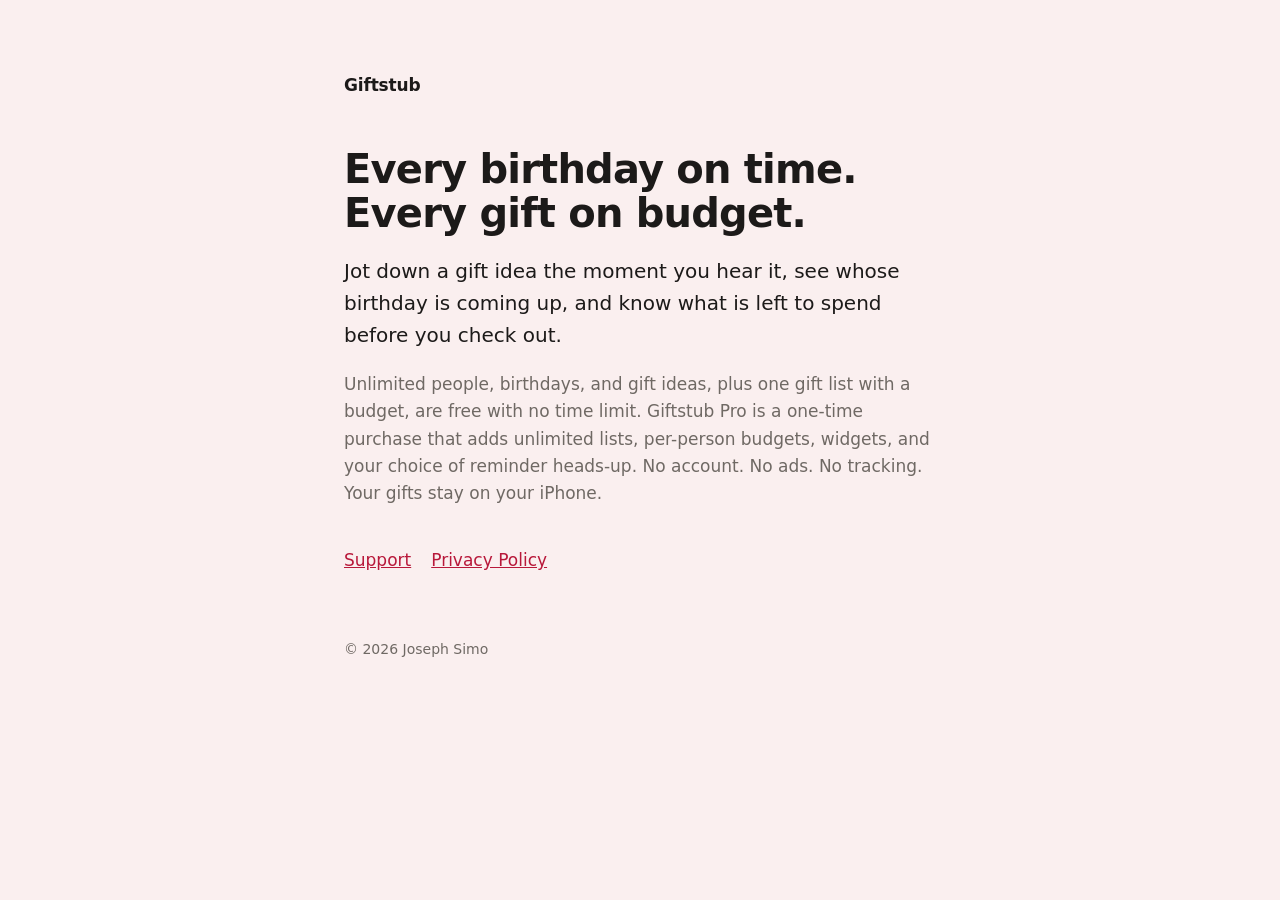
<file: index.html>
<!doctype html>
<html lang="en"><head><meta charset="utf-8"><meta name="viewport" content="width=device-width,initial-scale=1">
<title>Giftstub: Gift list and budget</title>
<meta name="description" content="Giftstub keeps your gift ideas, birthdays, and holiday budget in one place. No account, no ads, no tracking.">
<link rel="apple-touch-icon" href="./apple-touch-icon.png">
<link rel="stylesheet" href="./style.css"></head>
<body><main>
<header><a href="./">Giftstub</a></header>
<h1>Every birthday on time. Every gift on budget.</h1>
<p class="lead">Jot down a gift idea the moment you hear it, see whose birthday is coming up, and know what is left to spend before you check out.</p>
<p>Unlimited people, birthdays, and gift ideas, plus one gift list with a budget, are free with no time limit. Giftstub Pro is a one-time purchase that adds unlimited lists, per-person budgets, widgets, and your choice of reminder heads-up. No account. No ads. No tracking. Your gifts stay on your iPhone.</p>
<nav><a href="support/">Support</a><a href="privacy/">Privacy Policy</a></nav>
<footer>&copy; 2026 Joseph Simo</footer>
</main></body></html>
</file>
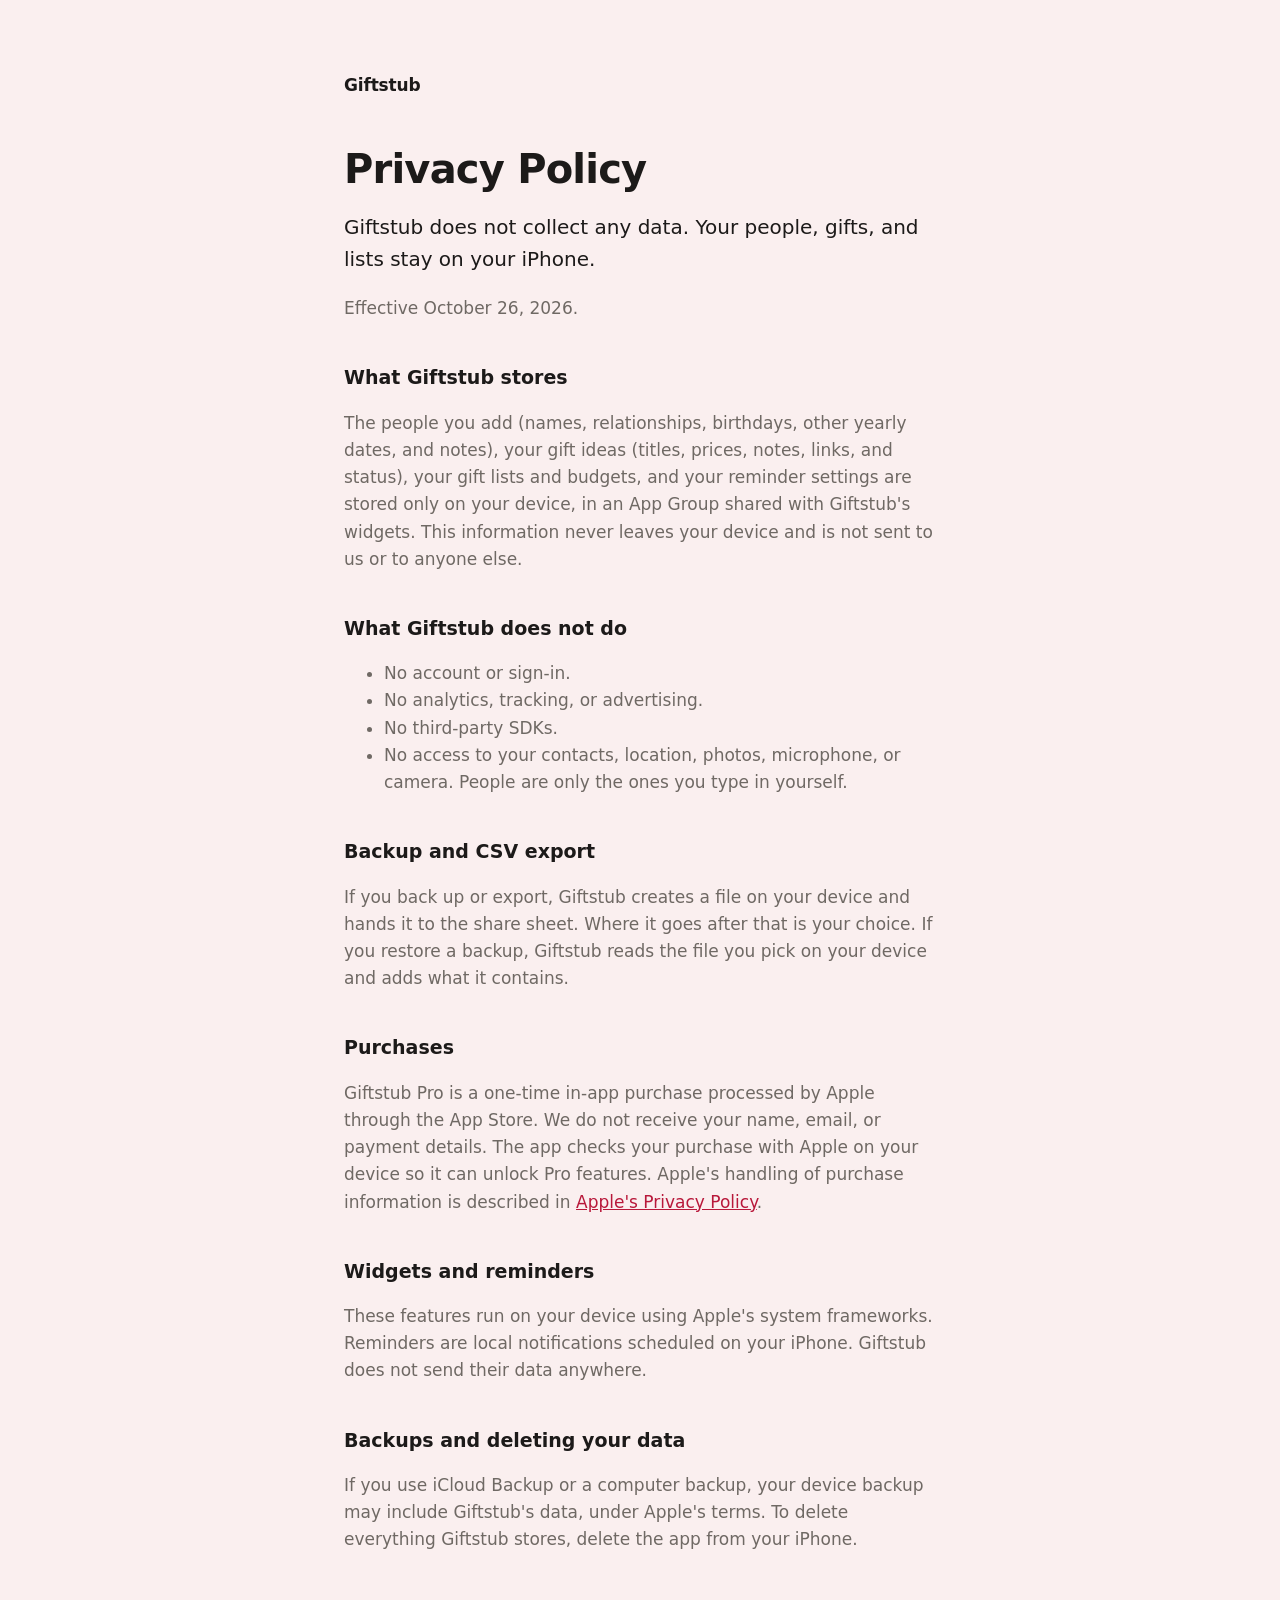
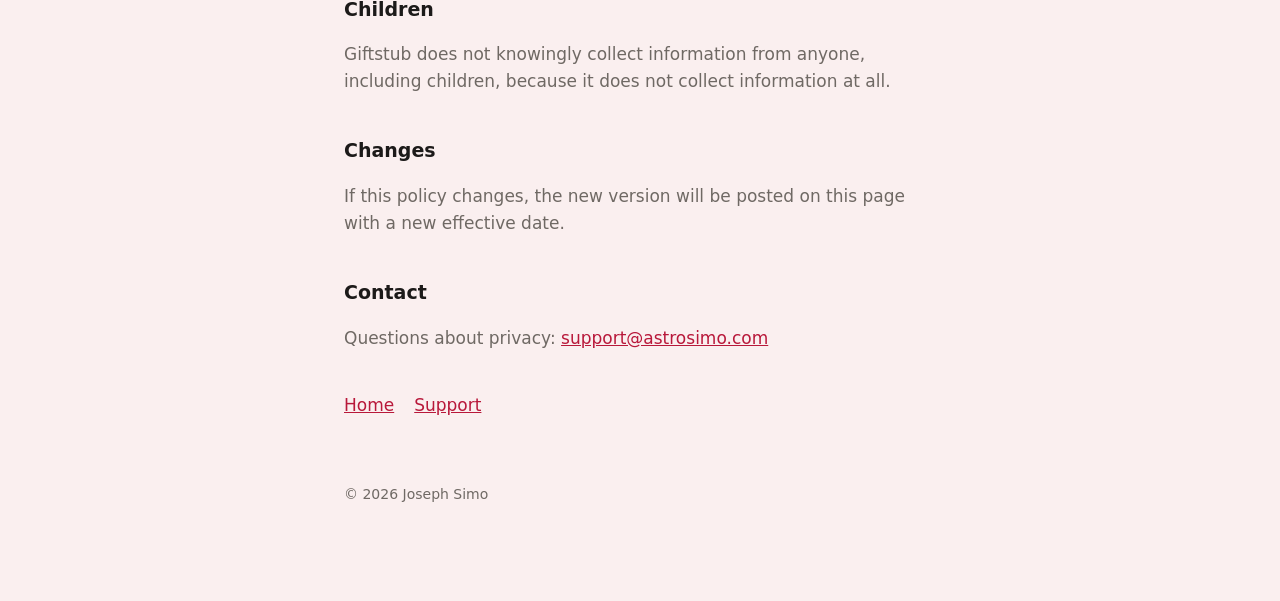
<file: privacy/index.html>
<!doctype html>
<html lang="en"><head><meta charset="utf-8"><meta name="viewport" content="width=device-width,initial-scale=1">
<title>Privacy Policy | Giftstub</title>
<meta name="description" content="Giftstub does not collect any data. Your gift lists stay on your device.">
<link rel="apple-touch-icon" href="../apple-touch-icon.png">
<link rel="stylesheet" href="../style.css"></head>
<body><main>
<header><a href="../">Giftstub</a></header>
<h1>Privacy Policy</h1>
<p class="lead">Giftstub does not collect any data. Your people, gifts, and lists stay on your iPhone.</p>
<p>Effective October 26, 2026.</p>

<h2>What Giftstub stores</h2>
<p>The people you add (names, relationships, birthdays, other yearly dates, and notes), your gift ideas (titles, prices, notes, links, and status), your gift lists and budgets, and your reminder settings are stored only on your device, in an App Group shared with Giftstub's widgets. This information never leaves your device and is not sent to us or to anyone else.</p>

<h2>What Giftstub does not do</h2>
<ul>
<li>No account or sign-in.</li>
<li>No analytics, tracking, or advertising.</li>
<li>No third-party SDKs.</li>
<li>No access to your contacts, location, photos, microphone, or camera. People are only the ones you type in yourself.</li>
</ul>

<h2>Backup and CSV export</h2>
<p>If you back up or export, Giftstub creates a file on your device and hands it to the share sheet. Where it goes after that is your choice. If you restore a backup, Giftstub reads the file you pick on your device and adds what it contains.</p>

<h2>Purchases</h2>
<p>Giftstub Pro is a one-time in-app purchase processed by Apple through the App Store. We do not receive your name, email, or payment details. The app checks your purchase with Apple on your device so it can unlock Pro features. Apple's handling of purchase information is described in <a href="https://www.apple.com/legal/privacy/">Apple's Privacy Policy</a>.</p>

<h2>Widgets and reminders</h2>
<p>These features run on your device using Apple's system frameworks. Reminders are local notifications scheduled on your iPhone. Giftstub does not send their data anywhere.</p>

<h2>Backups and deleting your data</h2>
<p>If you use iCloud Backup or a computer backup, your device backup may include Giftstub's data, under Apple's terms. To delete everything Giftstub stores, delete the app from your iPhone.</p>

<h2>Children</h2>
<p>Giftstub does not knowingly collect information from anyone, including children, because it does not collect information at all.</p>

<h2>Changes</h2>
<p>If this policy changes, the new version will be posted on this page with a new effective date.</p>

<h2>Contact</h2>
<p>Questions about privacy: <a href="mailto:support@astrosimo.com">support@astrosimo.com</a></p>
<nav><a href="../">Home</a><a href="../support/">Support</a></nav>
<footer>&copy; 2026 Joseph Simo</footer>
</main></body></html>
</file>
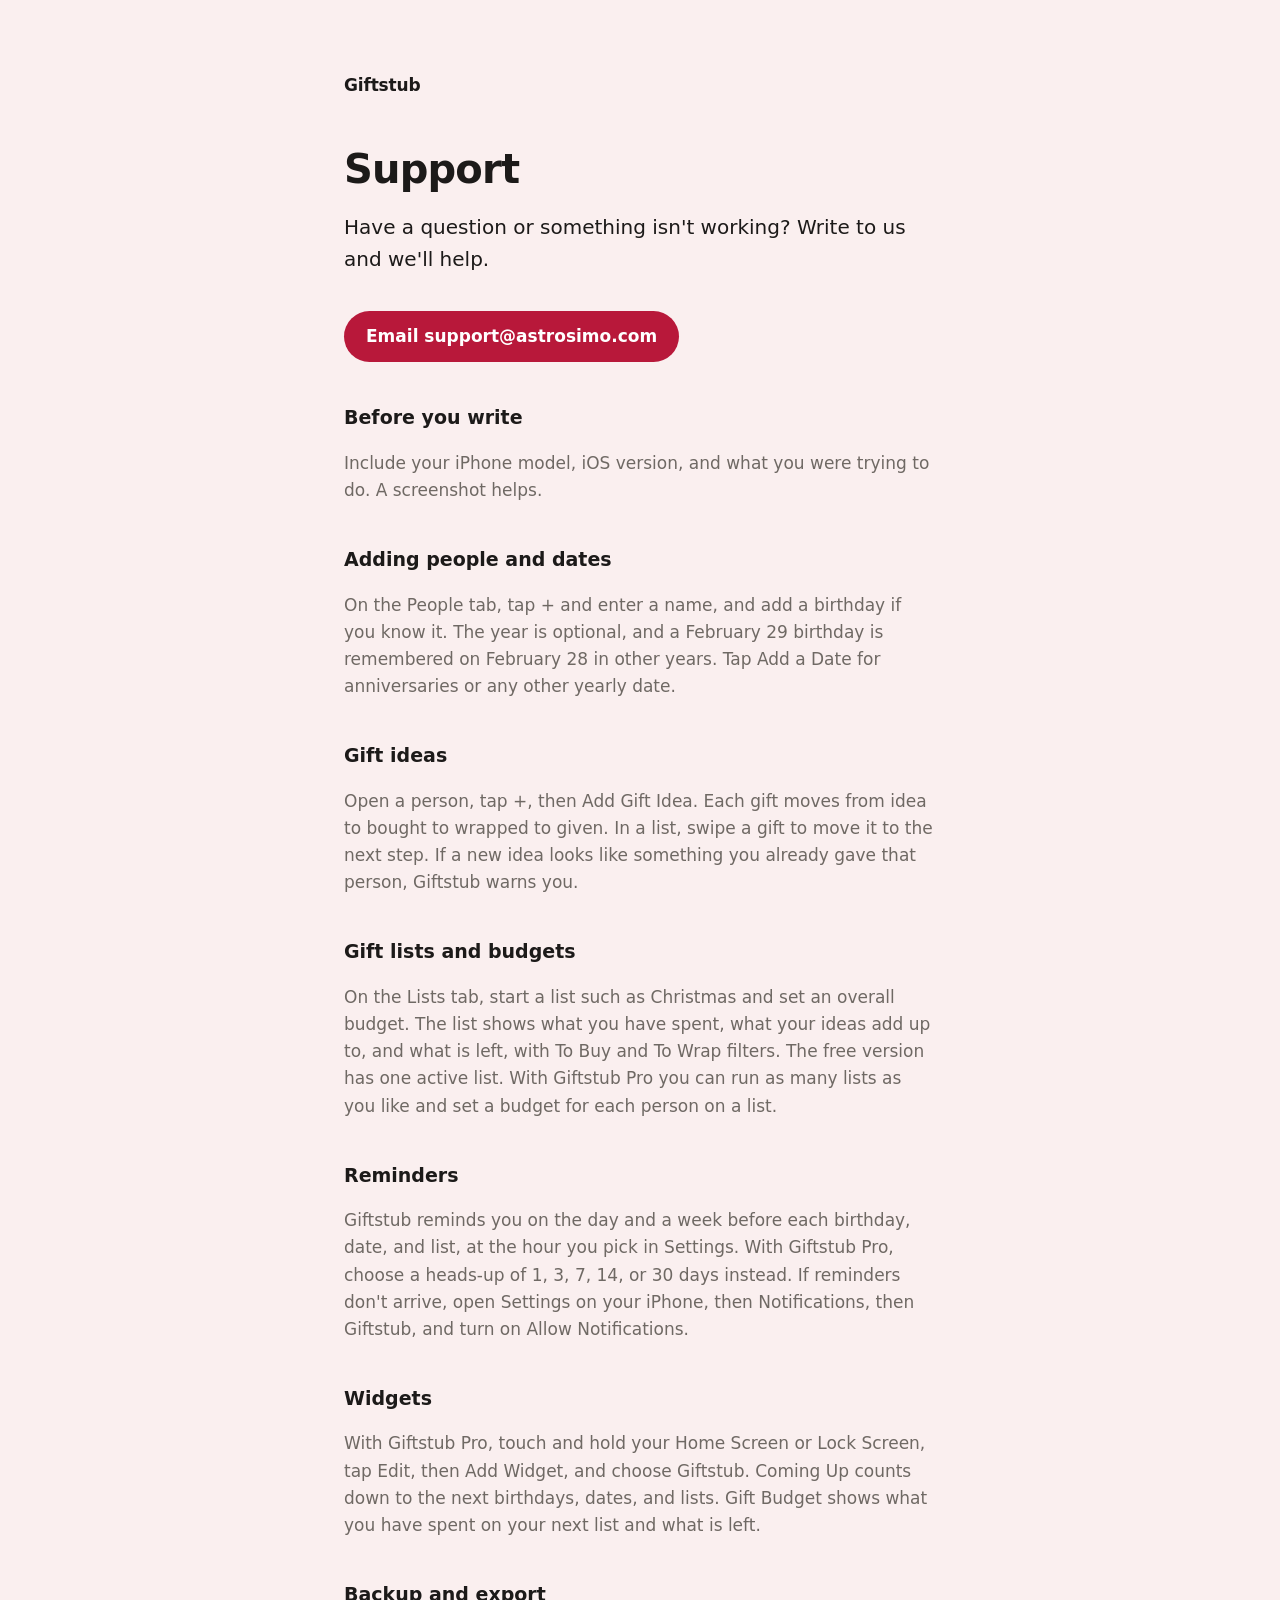
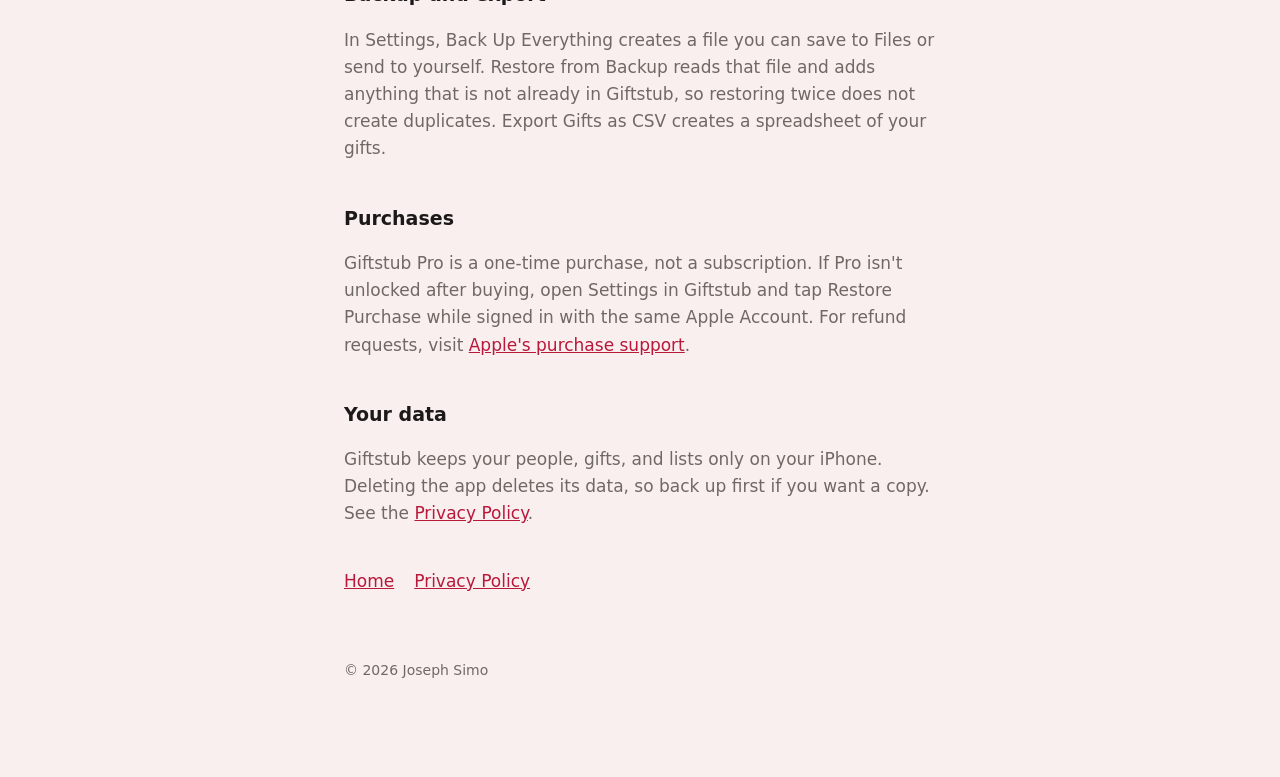
<file: support/index.html>
<!doctype html>
<html lang="en"><head><meta charset="utf-8"><meta name="viewport" content="width=device-width,initial-scale=1">
<title>Support | Giftstub</title>
<meta name="description" content="Help with Giftstub, the gift list, birthday, and budget planner.">
<link rel="apple-touch-icon" href="../apple-touch-icon.png">
<link rel="stylesheet" href="../style.css"></head>
<body><main>
<header><a href="../">Giftstub</a></header>
<h1>Support</h1>
<p class="lead">Have a question or something isn't working? Write to us and we'll help.</p>
<a class="button" href="mailto:support@astrosimo.com?subject=Giftstub%20support">Email support@astrosimo.com</a>

<h2>Before you write</h2>
<p>Include your iPhone model, iOS version, and what you were trying to do. A screenshot helps.</p>

<h2>Adding people and dates</h2>
<p>On the People tab, tap + and enter a name, and add a birthday if you know it. The year is optional, and a February 29 birthday is remembered on February 28 in other years. Tap Add a Date for anniversaries or any other yearly date.</p>

<h2>Gift ideas</h2>
<p>Open a person, tap +, then Add Gift Idea. Each gift moves from idea to bought to wrapped to given. In a list, swipe a gift to move it to the next step. If a new idea looks like something you already gave that person, Giftstub warns you.</p>

<h2>Gift lists and budgets</h2>
<p>On the Lists tab, start a list such as Christmas and set an overall budget. The list shows what you have spent, what your ideas add up to, and what is left, with To Buy and To Wrap filters. The free version has one active list. With Giftstub Pro you can run as many lists as you like and set a budget for each person on a list.</p>

<h2>Reminders</h2>
<p>Giftstub reminds you on the day and a week before each birthday, date, and list, at the hour you pick in Settings. With Giftstub Pro, choose a heads-up of 1, 3, 7, 14, or 30 days instead. If reminders don't arrive, open Settings on your iPhone, then Notifications, then Giftstub, and turn on Allow Notifications.</p>

<h2>Widgets</h2>
<p>With Giftstub Pro, touch and hold your Home Screen or Lock Screen, tap Edit, then Add Widget, and choose Giftstub. Coming Up counts down to the next birthdays, dates, and lists. Gift Budget shows what you have spent on your next list and what is left.</p>

<h2>Backup and export</h2>
<p>In Settings, Back Up Everything creates a file you can save to Files or send to yourself. Restore from Backup reads that file and adds anything that is not already in Giftstub, so restoring twice does not create duplicates. Export Gifts as CSV creates a spreadsheet of your gifts.</p>

<h2>Purchases</h2>
<p>Giftstub Pro is a one-time purchase, not a subscription. If Pro isn't unlocked after buying, open Settings in Giftstub and tap Restore Purchase while signed in with the same Apple Account. For refund requests, visit <a href="https://reportaproblem.apple.com">Apple's purchase support</a>.</p>

<h2>Your data</h2>
<p>Giftstub keeps your people, gifts, and lists only on your iPhone. Deleting the app deletes its data, so back up first if you want a copy. See the <a href="../privacy/">Privacy Policy</a>.</p>
<nav><a href="../">Home</a><a href="../privacy/">Privacy Policy</a></nav>
<footer>&copy; 2026 Joseph Simo</footer>
</main></body></html>
</file>
<file: style.css>
:root{--bg:#faefef;--fg:#1c1a19;--muted:#6f6964;--accent:#b8183a;--card:#fff}
@media (prefers-color-scheme:dark){:root{--bg:#1a1214;--fg:#f5f2ee;--muted:#aaa49e;--accent:#ff7a8f;--card:#261a1d}}
*{box-sizing:border-box}
body{margin:0;background:var(--bg);color:var(--fg);font:17px/1.6 -apple-system,BlinkMacSystemFont,"SF Pro Text","Inter",system-ui,sans-serif;-webkit-font-smoothing:antialiased}
main{max-width:640px;margin:0 auto;padding:72px 24px 96px}
header a{color:var(--fg);text-decoration:none;font-weight:600;letter-spacing:-.01em}
h1{font-size:40px;line-height:1.1;letter-spacing:-.02em;margin:48px 0 12px}
h2{font-size:19px;margin:40px 0 6px}
p,li{color:var(--muted)}
.lead{font-size:20px;color:var(--fg)}
a{color:var(--accent)}
.button{display:inline-block;margin-top:16px;padding:12px 22px;border-radius:999px;background:var(--accent);color:#fff;text-decoration:none;font-weight:600}
nav{margin-top:40px;display:flex;gap:20px}
footer{margin-top:64px;font-size:14px;color:var(--muted)}
</file>
